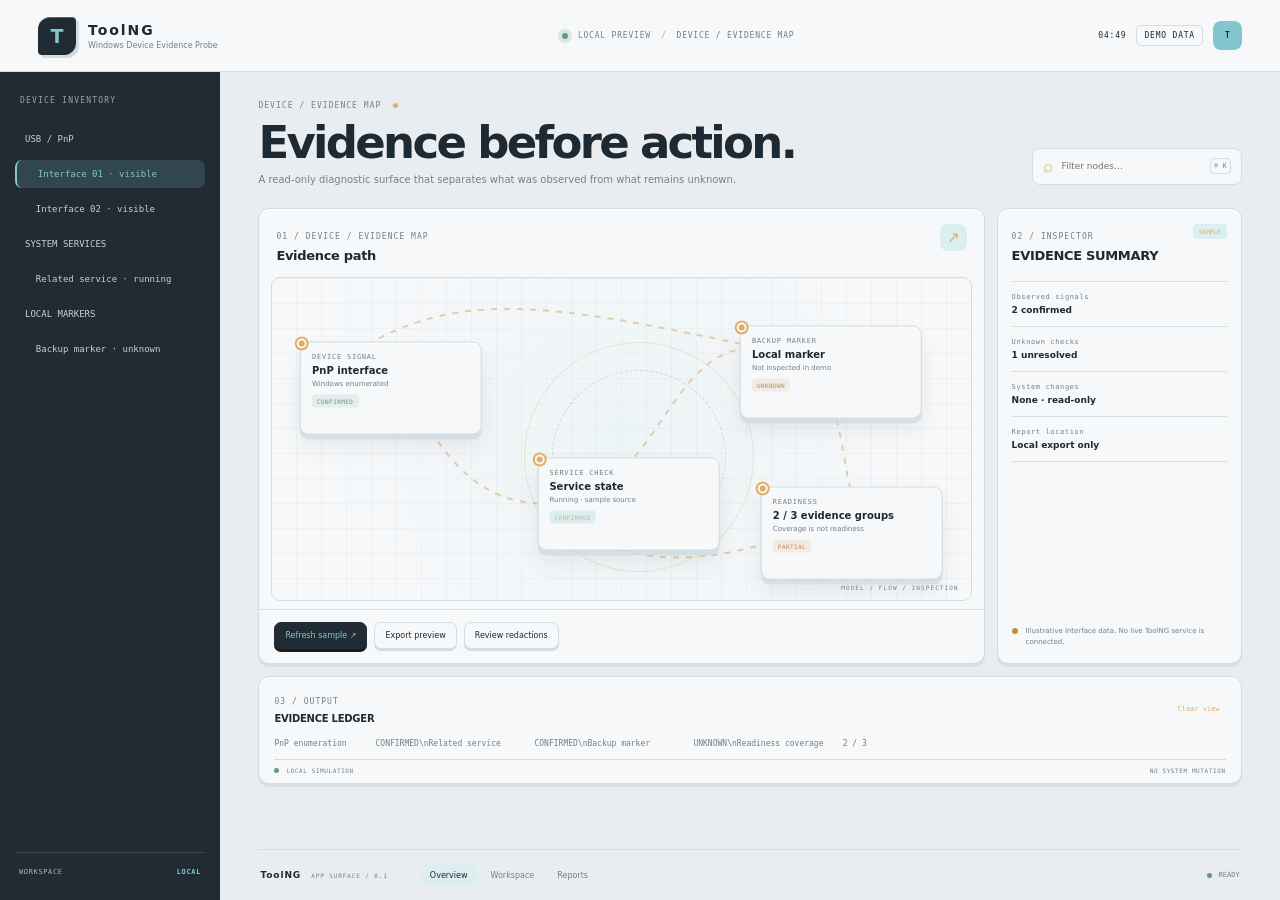
<file: ui/index.html>
<!doctype html>
<html lang="en"><head><meta charset="utf-8"><meta name="viewport" content="width=device-width,initial-scale=1"><meta name="theme-color" content="#202b34"><title>ToolNG — App Surface</title><link rel="stylesheet" href="./styles.css"><script src="./app.js" defer></script></head><body>
<div class="app"><header class="topbar"><a class="brand" href="#"><span class="brand-icon">T</span><span><strong>ToolNG</strong><small>Windows Device Evidence Probe</small></span></a><div class="top-status"><i></i><span>LOCAL PREVIEW</span><b>/</b><span>DEVICE / EVIDENCE MAP</span></div><div class="top-actions"><time id="clock">09:41</time><span class="read-only">DEMO DATA</span><button class="avatar" data-open="about" aria-label="About">T</button></div></header>
<div class="body"><aside class="left-rail"><div class="rail-heading">DEVICE INVENTORY</div><div class="tree-row">USB / PnP</div><div class="tree-row">  Interface 01 · visible</div><div class="tree-row">  Interface 02 · visible</div><div class="tree-row">SYSTEM SERVICES</div><div class="tree-row">  Related service · running</div><div class="tree-row">LOCAL MARKERS</div><div class="tree-row">  Backup marker · unknown</div><div class="rail-foot"><span>WORKSPACE</span><b>LOCAL</b></div></aside>
<main class="main"><div class="page-heading"><div><div class="eyebrow">DEVICE / EVIDENCE MAP <i></i></div><h1>Evidence before action.</h1><p>A read-only diagnostic surface that separates what was observed from what remains unknown.</p></div><label class="search"><span>⌕</span><input id="search" placeholder="Filter nodes…" type="search"><kbd>⌘ K</kbd></label></div>
<div class="work-grid"><section class="flow-panel"><div class="panel-heading"><div><small>01 / DEVICE / EVIDENCE MAP</small><h2>Evidence path</h2></div><span class="panel-mark">↗</span></div>
<div class="map"><svg class="wires" viewBox="0 0 1000 500" preserveAspectRatio="none"><path d="M105 125 C220 125 220 350 390 350 S560 90 705 110 S800 360 850 350" /><path d="M105 125 C260 10 400 40 705 110" /><path d="M390 350 C520 490 700 430 850 350" /></svg><div class="map-orbit"></div><button class="node green" data-node="pnp" style="--x:5%;--y:22%"><span class="node-dot"></span><small>DEVICE SIGNAL</small><strong>PnP interface</strong><em>Windows enumerated</em><b>CONFIRMED</b></button><button class="node blue" data-node="service" style="--x:39%;--y:58%"><span class="node-dot"></span><small>SERVICE CHECK</small><strong>Service state</strong><em>Running · sample source</em><b>CONFIRMED</b></button><button class="node warn" data-node="backup" style="--x:68%;--y:17%"><span class="node-dot"></span><small>BACKUP MARKER</small><strong>Local marker</strong><em>Not inspected in demo</em><b>UNKNOWN</b></button><button class="node warn" data-node="coverage" style="--x:71%;--y:67%"><span class="node-dot"></span><small>READINESS</small><strong>2 / 3 evidence groups</strong><em>Coverage is not readiness</em><b>PARTIAL</b></button><div class="map-caption">MODEL / FLOW / INSPECTION</div></div>
<div class="panel-actions"><button class="action primary" data-action="0">Refresh sample ↗</button><button class="action " data-action="1">Export preview</button><button class="action " data-action="2">Review redactions</button></div></section>
<aside class="inspector"><div class="inspect-head"><small>02 / INSPECTOR</small><h2>EVIDENCE SUMMARY</h2><span class="inspector-badge">SAMPLE</span></div><div class="inspect-content"><div class="inspect-row"><span>Observed signals</span><b>2 confirmed</b></div><div class="inspect-row"><span>Unknown checks</span><b>1 unresolved</b></div><div class="inspect-row"><span>System changes</span><b>None · read-only</b></div><div class="inspect-row"><span>Report location</span><b>Local export only</b></div></div><div class="inspector-note"><i></i><span>Illustrative interface data. No live ToolNG service is connected.</span></div></aside></div>
<section class="bottom-panel"><div class="bottom-head"><div><small>03 / OUTPUT</small><h2>EVIDENCE LEDGER</h2></div><button id="clear-console">Clear view</button></div><pre id="console">PnP enumeration      CONFIRMED\nRelated service       CONFIRMED\nBackup marker         UNKNOWN\nReadiness coverage    2 / 3</pre><div class="bottom-foot"><span><i></i> LOCAL SIMULATION</span><span>NO SYSTEM MUTATION</span></div></section>
<footer class="dock"><span class="dock-brand">ToolNG <small>APP SURFACE / 0.1</small></span><nav><button class="active" data-view="overview">Overview</button><button data-view="workspace">Workspace</button><button data-view="reports">Reports</button></nav><span class="dock-state"><i></i> READY</span></footer></main></div>
<dialog id="modal"><button id="modal-close" class="close">×</button><small class="eyebrow">ToolNG / NODE DETAIL</small><h2 id="modal-title">Node</h2><p id="modal-copy">Preview details</p><div class="modal-warning">DEMO ONLY · NO LIVE DEVICE OR RUNTIME ACCESS</div><button id="modal-ok" class="action primary">Close</button></dialog><div id="toast" class="toast" role="status" aria-live="polite"></div></div></body></html>
</file>
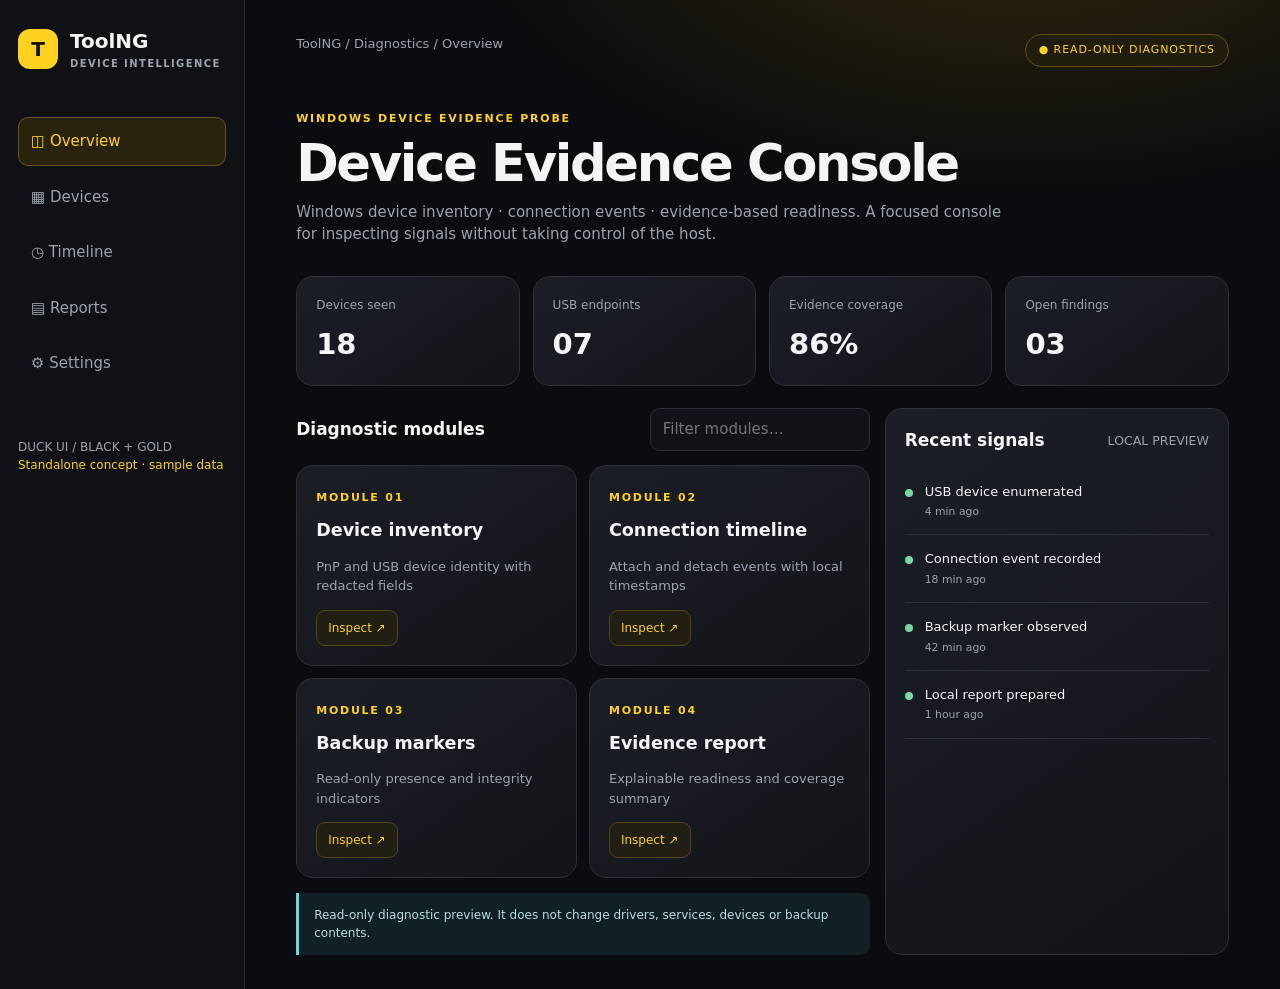
<file: docs/gui/index.html>
<!doctype html><html lang="en"><head><meta charset="utf-8"><meta name="viewport" content="width=device-width,initial-scale=1"><meta name="theme-color" content="#101114"><title>ToolNG — Device Evidence Console</title><style>
:root{color-scheme:dark;--bg:#0b0c0f;--panel:#171a20;--line:#2b3039;--ink:#f4f5f7;--muted:#9ca3ae;--gold:#ffd21f;--cyan:#69d7e6;--green:#79d7a0;font:15px/1.5 Inter,system-ui,sans-serif}*{box-sizing:border-box}body{margin:0;background:radial-gradient(800px 420px at 80% -10%,#30270b,transparent 70%),var(--bg);color:var(--ink)}button,input{font:inherit}.layout{display:grid;grid-template-columns:245px 1fr;min-height:100vh}.side{background:#0f1115;border-right:1px solid var(--line);padding:26px 18px}.brand{display:flex;gap:12px;align-items:center;font-size:20px;font-weight:850}.mark{background:var(--gold);color:#111;border-radius:12px;width:40px;height:40px;display:grid;place-items:center}.nav{display:grid;gap:7px;margin-top:46px}.nav button{background:transparent;border:1px solid transparent;color:var(--muted);text-align:left;padding:12px;border-radius:10px;transition:.2s}.nav button:hover,.nav button.active{background:#28230d;color:var(--gold);border-color:#65551a}.side p{margin-top:50px;color:var(--muted);font-size:12px}.main{padding:34px clamp(18px,4vw,58px);max-width:1500px;width:100%;margin:auto}.top{display:flex;justify-content:space-between;color:var(--muted);font-size:13px}.pill{border:1px solid #625219;color:var(--gold);border-radius:30px;padding:7px 13px;background:#211d0d;font-size:11px;letter-spacing:.08em}.hero{margin:44px 0 30px}.eyebrow,.card small{color:var(--gold);font-size:11px;letter-spacing:.16em;text-transform:uppercase;font-weight:800}h1{font-size:clamp(34px,4vw,52px);line-height:1.05;letter-spacing:-.045em;margin:10px 0}.desc{color:var(--muted);max-width:720px}.stats{display:grid;grid-template-columns:repeat(4,1fr);gap:13px}.stat,.card,.panel{background:linear-gradient(145deg,#1b1e25,#121419);border:1px solid var(--line);border-radius:17px;padding:19px;transition:.22s}.stat:hover,.card:hover{transform:translateY(-3px);border-color:#76651d}.stat span{display:block;color:var(--muted);font-size:12px}.stat b{display:block;font-size:29px;margin-top:9px}.stat b em{font-size:12px;color:var(--gold);font-style:normal}.content{display:grid;grid-template-columns:1.25fr .75fr;gap:15px;margin-top:22px}.head{display:flex;justify-content:space-between;align-items:center;margin:0 0 14px}.head h2{font-size:17px;margin:0}.search{background:#101217;color:white;border:1px solid var(--line);padding:9px 12px;border-radius:10px;width:220px}.cards{display:grid;grid-template-columns:repeat(2,1fr);gap:12px}.card h3{margin:10px 0 4px}.card p{color:var(--muted);font-size:13px;min-height:40px}.card button,.ghost{border:1px solid #51451a;color:var(--gold);background:#211e13;border-radius:9px;padding:8px 11px;font-size:12px}.events{display:grid}.event{padding:14px 0;border-bottom:1px solid var(--line);display:flex;gap:12px;font-size:13px}.event i{width:8px;height:8px;border-radius:50%;background:var(--green);margin-top:7px;flex:none}.event small{display:block;color:var(--muted);margin-top:3px}.notice{margin-top:15px;padding:13px 15px;background:#112025;border-left:3px solid var(--cyan);border-radius:0 10px 10px 0;color:#b9dce1;font-size:12px}.toast{position:fixed;right:22px;bottom:22px;background:var(--gold);color:#111;padding:12px 16px;border-radius:10px;font-weight:800;opacity:0;transform:translateY(8px);transition:.2s}.toast.show{opacity:1;transform:none}@media(max-width:850px){.layout{grid-template-columns:1fr}.side{padding:14px 18px;border-right:0;border-bottom:1px solid var(--line)}.nav{display:flex;overflow:auto;margin-top:12px}.nav button{white-space:nowrap}.side p{display:none}.content{grid-template-columns:1fr}}@media(max-width:560px){.stats{grid-template-columns:repeat(2,1fr)}.cards{grid-template-columns:1fr}.hero{margin-top:28px}.top{gap:8px;align-items:center}.pill{font-size:9px}}@media(prefers-reduced-motion:reduce){*,*::before,*::after{transition:none!important;animation:none!important}}</style></head><body><div class="layout"><aside class="side"><div class="brand"><div class="mark">T</div><div>ToolNG<small style="display:block;color:var(--muted);font-size:10px;letter-spacing:.14em">DEVICE INTELLIGENCE</small></div></div><nav class="nav" aria-label="Primary"><button class="active">◫ Overview</button><button>▦ Devices</button><button>◷ Timeline</button><button>▤ Reports</button><button>⚙ Settings</button></nav><p>DUCK UI / BLACK + GOLD<br><span style="color:var(--gold)">Standalone concept · sample data</span></p></aside><main class="main"><div class="top"><span>ToolNG / Diagnostics / Overview</span><span class="pill">● READ-ONLY DIAGNOSTICS</span></div><header class="hero"><div class="eyebrow">Windows Device Evidence Probe</div><h1>Device Evidence Console</h1><div class="desc">Windows device inventory · connection events · evidence-based readiness. A focused console for inspecting signals without taking control of the host.</div></header><section class="stats"><div class="stat"><span>Devices seen</span><b>18</b></div><div class="stat"><span>USB endpoints</span><b>07</b></div><div class="stat"><span>Evidence coverage</span><b>86%</b></div><div class="stat"><span>Open findings</span><b>03</b></div></section><div class="content"><section><div class="head"><h2>Diagnostic modules</h2><input id="search" class="search" placeholder="Filter modules…" aria-label="Filter modules"></div><div class="cards"><article class="card"><small>MODULE 01</small><h3>Device inventory</h3><p>PnP and USB device identity with redacted fields</p><button data-action="Device inventory">Inspect ↗</button></article><article class="card"><small>MODULE 02</small><h3>Connection timeline</h3><p>Attach and detach events with local timestamps</p><button data-action="Connection timeline">Inspect ↗</button></article><article class="card"><small>MODULE 03</small><h3>Backup markers</h3><p>Read-only presence and integrity indicators</p><button data-action="Backup markers">Inspect ↗</button></article><article class="card"><small>MODULE 04</small><h3>Evidence report</h3><p>Explainable readiness and coverage summary</p><button data-action="Evidence report">Inspect ↗</button></article></div><div class="notice">Read-only diagnostic preview. It does not change drivers, services, devices or backup contents.</div></section><aside class="panel"><div class="head"><h2>Recent signals</h2><small style="color:var(--muted)">LOCAL PREVIEW</small></div><div class="events"><div class="event"><i></i><div>USB device enumerated<small>4 min ago</small></div></div><div class="event"><i></i><div>Connection event recorded<small>18 min ago</small></div></div><div class="event"><i></i><div>Backup marker observed<small>42 min ago</small></div></div><div class="event"><i></i><div>Local report prepared<small>1 hour ago</small></div></div></div></aside></div></main></div><div id="toast" class="toast" role="status" aria-live="polite"></div><script>const t=document.getElementById('toast');let tm;function say(s){t.textContent=s;t.classList.add('show');clearTimeout(tm);tm=setTimeout(()=>t.classList.remove('show'),2100)}document.querySelectorAll('button').forEach(b=>b.addEventListener('click',()=>{if(b.dataset.action)say(b.dataset.action+' · preview only');else{document.querySelectorAll('.nav button').forEach(x=>x.classList.remove('active'));if(b.closest('.nav'))b.classList.add('active');say(b.textContent.trim()+' selected')}}));document.getElementById('search').addEventListener('input',e=>document.querySelectorAll('.card').forEach(c=>c.hidden=!c.innerText.toLowerCase().includes(e.target.value.toLowerCase())));</script></body></html>
</file>
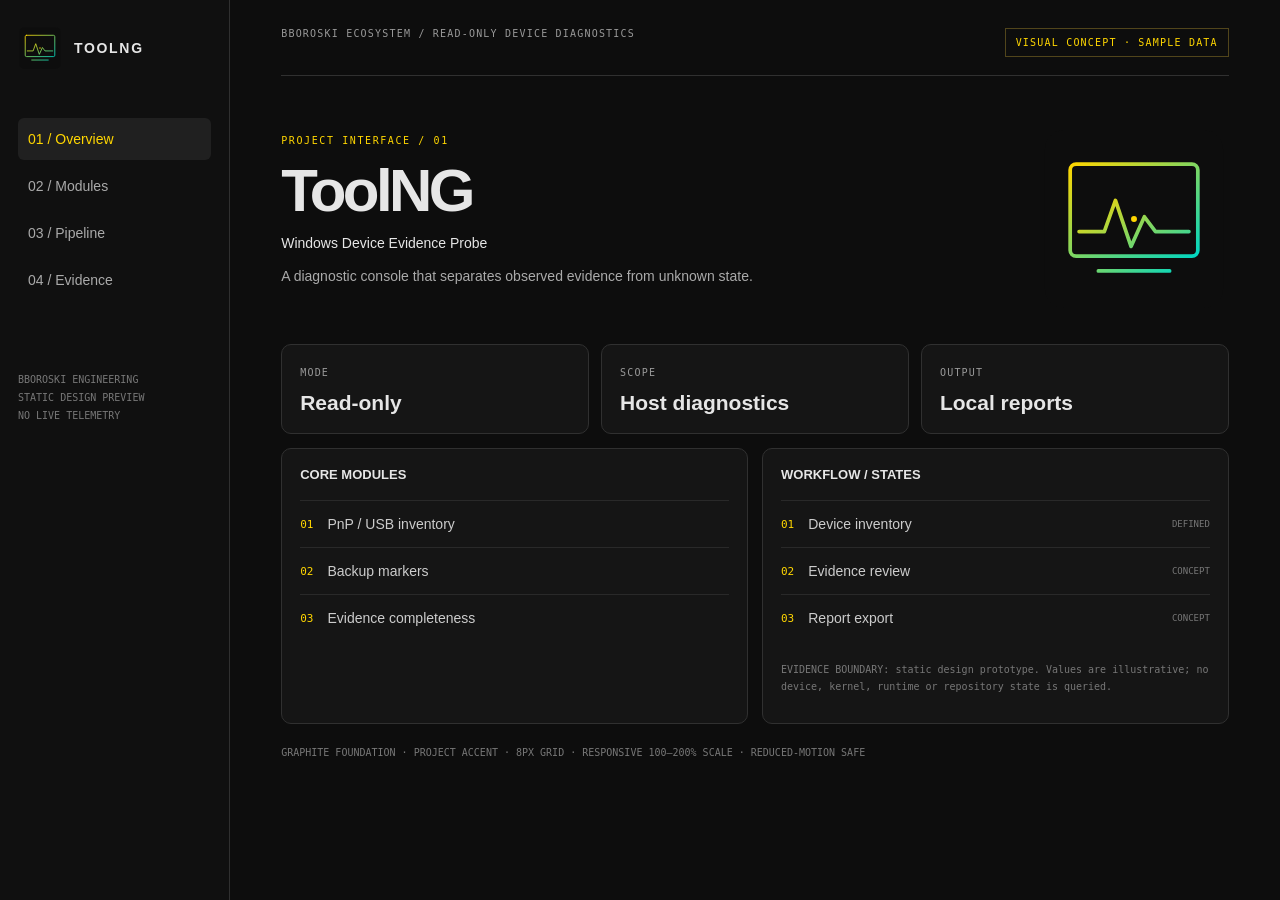
<file: BBOROSKI_VISUAL_SHELL_v2.html>
<!doctype html><html lang="en"><meta charset="utf-8"><meta name="viewport" content="width=device-width,initial-scale=1"><meta name="color-scheme" content="dark"><title>ToolNG — Visual Shell</title><style>:root{--bg:#0d0d0d;--panel:#151515;--edge:#303030;--text:#e6e6e6;--muted:#999;--a:#FFD600;--b:#00D6C2;font-family:Inter,"Segoe UI",sans-serif}*{box-sizing:border-box}body{margin:0;background:var(--bg);color:var(--text);font-size:14px}.layout{display:grid;grid-template-columns:230px 1fr;min-height:100vh}.side{padding:26px 18px;background:#101010;border-right:1px solid var(--edge)}.brand{display:flex;gap:12px;align-items:center;font-weight:800;letter-spacing:.12em}.brand img{width:44px}nav{margin-top:48px}nav a{display:block;padding:13px 10px;margin:5px 0;border-radius:6px;color:#aaa;text-decoration:none}nav a:first-child{color:var(--a);background:#202020}.side footer{margin-top:70px;color:#777;font:10px monospace;line-height:1.8}.main{padding:28px clamp(18px,4vw,54px)}header{display:flex;justify-content:space-between;border-bottom:1px solid var(--edge);padding-bottom:18px}.mono,small,.tag{font:10px "JetBrains Mono",monospace;letter-spacing:.12em;color:var(--muted)}.tag{color:#ffd600;border:1px solid #51451b;padding:8px 10px}.hero{display:flex;justify-content:space-between;align-items:center;padding:48px 0 30px;gap:24px}.hero h1{font-size:clamp(36px,5vw,60px);letter-spacing:-.06em;margin:10px 0}.hero p{max-width:680px;color:#aaa;line-height:1.7}.hero img{width:190px;max-width:28vw}.eyebrow{color:var(--a);font:10px monospace;letter-spacing:.16em}.stats{display:grid;grid-template-columns:repeat(3,1fr);gap:12px}.stats article,.panel{background:var(--panel);border:1px solid var(--edge);border-radius:10px;padding:18px}.stats b{display:block;font-size:21px;margin-top:12px}.cols{display:grid;grid-template-columns:1fr 1fr;gap:14px;margin-top:14px}.panel h2{font-size:13px;margin:0 0 18px}.panel ul{list-style:none;padding:0;margin:0}.panel li{display:flex;gap:14px;align-items:center;padding:15px 0;border-top:1px solid #292929;color:#ccc}.panel li i{font:11px monospace;color:var(--a);font-style:normal}.panel li em{margin-left:auto;color:#777;font:9px monospace;font-style:normal}.note{color:#777;font:10px monospace;line-height:1.7;margin-top:20px}@media(max-width:800px){.layout{grid-template-columns:70px 1fr}.side{padding:20px 8px}.brand span,nav a:not(:first-child){display:none}.cols{grid-template-columns:1fr}}@media(max-width:560px){.layout{display:block}.side{display:none}.hero img{display:none}.stats{grid-template-columns:1fr}.main{padding:18px}header{gap:12px;flex-direction:column}}</style><body><div class="layout"><aside class="side"><div class="brand"><img src="BBOROSKI_GLOBAL_MARK_v2.svg" alt=""><span>TOOLNG</span></div><nav><a href="#overview">01 / Overview</a><a href="#modules">02 / Modules</a><a href="#pipeline">03 / Pipeline</a><a href="#evidence">04 / Evidence</a></nav><footer>BBOROSKI ENGINEERING<br>STATIC DESIGN PREVIEW<br>NO LIVE TELEMETRY</footer></aside><main class="main"><header><span class="mono">BBOROSKI ECOSYSTEM / READ-ONLY DEVICE DIAGNOSTICS</span><span class="tag">VISUAL CONCEPT · SAMPLE DATA</span></header><section class="hero" id="overview"><div><div class="eyebrow">PROJECT INTERFACE / 01</div><h1>ToolNG</h1><div>Windows Device Evidence Probe</div><p>A diagnostic console that separates observed evidence from unknown state.</p></div><img src="BBOROSKI_GLOBAL_MARK_v2.svg" alt="ToolNG visual mark"></section><section class="stats"><article><small>MODE</small><b>Read-only</b></article><article><small>SCOPE</small><b>Host diagnostics</b></article><article><small>OUTPUT</small><b>Local reports</b></article></section><section class="cols"><article class="panel" id="modules"><h2>CORE MODULES</h2><ul><li><i>01</i>PnP / USB inventory</li><li><i>02</i>Backup markers</li><li><i>03</i>Evidence completeness</li></ul></article><article class="panel" id="pipeline"><h2>WORKFLOW / STATES</h2><ul><li><i>01</i>Device inventory<em>DEFINED</em></li><li><i>02</i>Evidence review<em>CONCEPT</em></li><li><i>03</i>Report export<em>CONCEPT</em></li></ul><p class="note" id="evidence">EVIDENCE BOUNDARY: static design prototype. Values are illustrative; no device, kernel, runtime or repository state is queried.</p></article></section><p class="note">GRAPHITE FOUNDATION · PROJECT ACCENT · 8PX GRID · RESPONSIVE 100–200% SCALE · REDUCED-MOTION SAFE</p></main></div></body></html>
</file>
<file: ui/styles.css>
:root{color-scheme:light;--bg:#e9edf0;--surface:#f6f8fa;--panel:#202b34;--panel2:#2a3944;--text:#1d2a33;--muted:#71818c;--line:#d3dce1;--accent:#82c6ce;--accent2:#e4ae62;--accent-soft:#dceff0;--ok:#5e9b84;--warn:#c58d42;--danger:#c66b6c;--dark-text:#edf4f5;--mono:ui-monospace,SFMono-Regular,Consolas,monospace;--sans:Inter,ui-sans-serif,system-ui,-apple-system,"Segoe UI",sans-serif}*{box-sizing:border-box}body{margin:0;min-width:320px;background:var(--bg);font-family:var(--sans);color:var(--text)}button,input{font:inherit}button{cursor:pointer}.app{min-height:100vh}.topbar{height:72px;background:var(--surface);border-bottom:1px solid var(--line);display:flex;align-items:center;justify-content:space-between;padding:0 clamp(15px,3vw,38px);gap:15px;position:sticky;top:0;z-index:4}.brand{display:flex;align-items:center;gap:12px;text-decoration:none;color:var(--text);min-width:220px}.brand-icon{width:38px;height:38px;display:grid;place-items:center;border-radius:12px 4px;background:var(--panel);color:var(--accent);font-weight:850;font-size:19px;box-shadow:3px 3px 0 var(--line),inset 0 1px #fff4}.brand strong,.brand small{display:block}.brand strong{font-size:14px;letter-spacing:.14em}.brand small{font-size:8px;color:var(--muted);margin-top:3px}.top-status,.top-actions{display:flex;align-items:center;gap:10px;color:var(--muted);font:8px var(--mono);letter-spacing:.1em}.top-status i,.dock-state i,.bottom-foot i{width:6px;height:6px;border-radius:50%;background:var(--ok);display:inline-block;box-shadow:0 0 0 4px color-mix(in srgb,var(--ok) 18%,transparent)}.top-status b{color:var(--accent2)}.top-actions{color:var(--text)}.read-only{padding:5px 7px;border:1px solid var(--line);border-radius:5px}.avatar{width:29px;height:29px;border:0;border-radius:8px;background:var(--accent);color:var(--panel);font-weight:800}.body{display:grid;grid-template-columns:220px minmax(0,1fr);min-height:calc(100vh - 72px)}.left-rail{background:var(--panel);color:var(--dark-text);padding:24px 15px;display:flex;flex-direction:column;gap:7px;position:relative}.rail-heading{font:8px var(--mono);letter-spacing:.15em;color:color-mix(in srgb,var(--dark-text) 60%,transparent);margin:0 5px 13px}.tree-row{padding:9px 10px;border-radius:7px;color:color-mix(in srgb,var(--dark-text) 82%,transparent);font:9px var(--mono);white-space:pre}.tree-row:nth-child(3){background:color-mix(in srgb,var(--accent) 17%,transparent);color:var(--accent);border-left:2px solid var(--accent)}.rail-foot{margin-top:auto;border-top:1px solid #ffffff20;padding:15px 4px 0;display:flex;justify-content:space-between;font:7px var(--mono);letter-spacing:.09em;color:#aab8b9}.rail-foot b{color:var(--accent)}.main{min-width:0;padding:29px clamp(17px,3vw,42px) 0;display:flex;flex-direction:column}.page-heading{display:flex;align-items:flex-end;justify-content:space-between;gap:18px;margin-bottom:23px}.eyebrow,.panel-heading small,.inspect-head>small,.bottom-head small{font:8px var(--mono);letter-spacing:.13em;color:var(--muted)}.eyebrow i{display:inline-block;width:5px;height:5px;border-radius:50%;background:var(--accent2);margin-left:6px}.page-heading h1{font-size:clamp(29px,3.6vw,45px);letter-spacing:-.06em;line-height:1.02;margin:10px 0 8px;color:var(--text)}.page-heading p{margin:0;color:var(--muted);font-size:10px}.search{height:37px;width:210px;display:flex;align-items:center;gap:7px;padding:0 10px;border:1px solid var(--line);border-radius:8px;background:var(--surface)}.search>span{font-size:17px;color:var(--accent2)}.search input{min-width:0;flex:1;border:0;outline:0;background:transparent;font-size:9px;color:var(--text)}.search kbd{font:7px var(--mono);color:var(--muted);border:1px solid var(--line);padding:3px;border-radius:4px}.work-grid{display:grid;grid-template-columns:minmax(0,1fr) 245px;gap:12px}.flow-panel,.inspector,.bottom-panel{border:1px solid var(--line);border-radius:11px;background:var(--surface);box-shadow:0 3px 0 color-mix(in srgb,var(--line) 75%,transparent),inset 0 1px #fff}.flow-panel{overflow:hidden}.panel-heading{display:flex;justify-content:space-between;align-items:flex-start;padding:15px 17px 0}.panel-heading h2,.inspect-head h2,.bottom-head h2{font-size:13px;letter-spacing:-.025em;margin:5px 0;color:var(--text)}.panel-mark{width:27px;height:27px;border-radius:8px;display:grid;place-items:center;background:var(--accent-soft);color:var(--accent2)}.map{height:324px;position:relative;overflow:hidden;margin:9px 12px 0;border-radius:9px;background:radial-gradient(circle at 50% 50%,color-mix(in srgb,var(--accent) 8%,transparent),transparent 68%),linear-gradient(0deg,transparent 24px,color-mix(in srgb,var(--line) 42%,transparent) 25px),linear-gradient(90deg,transparent 24px,color-mix(in srgb,var(--line) 42%,transparent) 25px);background-size:auto,25px 25px,25px 25px;border:1px solid var(--line)}.wires{position:absolute;inset:0;width:100%;height:100%;overflow:visible}.wires path{fill:none;stroke:color-mix(in srgb,var(--accent2) 72%,var(--line));stroke-width:2;stroke-dasharray:6 7;vector-effect:non-scaling-stroke;opacity:.7}.map-orbit{position:absolute;width:230px;height:230px;left:36%;top:20%;border:1px solid color-mix(in srgb,var(--accent2) 28%,transparent);border-radius:50%;transform:rotate(-29deg)}.map-orbit:after{content:"";position:absolute;inset:27px;border:1px dashed color-mix(in srgb,var(--accent) 48%,transparent);border-radius:50%}.node{position:absolute;left:var(--x);top:var(--y);transform:translate(-4%,-8%);width:clamp(135px,17vw,182px);min-height:93px;padding:10px 11px;border:1px solid var(--line);border-radius:9px;background:var(--surface);text-align:left;box-shadow:0 5px 0 color-mix(in srgb,var(--line) 80%,transparent),0 12px 23px #1111,inset 0 1px #fff;display:flex;flex-direction:column;gap:4px;transition:transform .2s,box-shadow .2s,border-color .2s}.node:hover{transform:translate(-4%,-12%);border-color:var(--accent2);box-shadow:0 8px 0 color-mix(in srgb,var(--line) 80%,transparent),0 17px 25px #1112}.node:active{transform:translate(-1%,0);box-shadow:inset 0 3px 7px #0002}.node-dot{position:absolute;left:-4px;top:-4px;width:10px;height:10px;border:2px solid var(--surface);border-radius:50%;background:var(--accent2);box-shadow:0 0 0 2px var(--accent2)}.node small{font:7px var(--mono);letter-spacing:.11em;color:var(--muted)}.node strong{font-size:10px;color:var(--text)}.node em{font-style:normal;font-size:7px;color:var(--muted)}.node>b{align-self:flex-start;margin-top:3px;font:6px var(--mono);letter-spacing:.07em;color:var(--ok);background:color-mix(in srgb,var(--ok) 12%,transparent);padding:3px 5px;border-radius:4px}.node.warn>b{color:var(--warn);background:color-mix(in srgb,var(--warn) 12%,transparent)}.node.blue>b{color:var(--accent2);background:var(--accent-soft)}.map-caption{position:absolute;bottom:9px;right:12px;font:6px var(--mono);letter-spacing:.18em;color:var(--muted)}.panel-actions{display:flex;gap:7px;padding:12px 15px 14px;border-top:1px solid var(--line);margin-top:8px}.action{padding:8px 10px;border:1px solid var(--line);border-radius:7px;background:var(--surface);color:var(--text);font-size:8px;box-shadow:0 2px 0 var(--line);transition:transform .15s,box-shadow .15s}.action:hover{transform:translateY(-2px)}.action:active{transform:translateY(2px);box-shadow:inset 0 2px 5px #0002}.action.primary{background:var(--panel);color:var(--accent);border-color:var(--panel);box-shadow:0 3px 0 color-mix(in srgb,var(--panel) 65%,#000)}.inspector{padding:15px 14px;display:flex;flex-direction:column}.inspect-head{position:relative;padding-bottom:13px;border-bottom:1px solid var(--line)}.inspector-badge{position:absolute;right:0;top:0;padding:4px 6px;border-radius:4px;background:var(--accent-soft);color:var(--accent2);font:6px var(--mono)}.inspect-content{display:grid}.inspect-row{padding:11px 0;border-bottom:1px solid var(--line);display:grid;gap:4px}.inspect-row span{font:7px var(--mono);letter-spacing:.09em;color:var(--muted)}.inspect-row b{font-size:9px;font-weight:650;color:var(--text)}.inspector-note{display:flex;gap:8px;align-items:flex-start;margin-top:auto;padding-top:15px;color:var(--muted);font-size:7px;line-height:1.6}.inspector-note i{width:6px;height:6px;flex:0 0 6px;border-radius:50%;background:var(--warn);margin-top:2px}.bottom-panel{margin-top:12px;padding:12px 15px 9px}.bottom-head{display:flex;justify-content:space-between;align-items:center}.bottom-head h2{font-size:10px}.bottom-head button{border:0;background:transparent;color:var(--accent2);font:7px var(--mono)}pre{white-space:pre-wrap;font:8px/1.8 var(--mono);color:var(--muted);margin:8px 0}.bottom-foot{display:flex;justify-content:space-between;padding-top:7px;border-top:1px solid var(--line);font:6px var(--mono);letter-spacing:.1em;color:var(--muted)}.bottom-foot span:first-child{display:flex;align-items:center;gap:7px}.bottom-foot i{width:5px;height:5px;box-shadow:none}.dock{height:51px;display:flex;align-items:center;gap:15px;margin-top:auto;padding:0 2px;border-top:1px solid var(--line)}.dock-brand{font-size:9px;font-weight:800;letter-spacing:.1em}.dock-brand small{font:6px var(--mono);color:var(--muted);margin-left:6px}.dock nav{display:flex;gap:5px;margin-left:18px}.dock nav button{border:0;border-radius:6px;padding:6px 9px;background:transparent;color:var(--muted);font-size:8px}.dock nav button.active,.dock nav button:hover{background:var(--accent-soft);color:var(--text)}.dock-state{margin-left:auto;display:flex;align-items:center;gap:7px;color:var(--muted);font:7px var(--mono)}.dock-state i{width:5px;height:5px;box-shadow:none}dialog{width:min(380px,calc(100vw - 30px));padding:24px;border:1px solid var(--line);border-radius:14px;background:var(--surface);color:var(--text);box-shadow:0 25px 80px #0004}dialog::backdrop{background:#111a20aa;backdrop-filter:blur(5px)}.close{position:absolute;right:12px;top:12px;border:1px solid var(--line);border-radius:7px;background:transparent;color:var(--muted);font-size:20px}.modal-warning{margin:17px 0;padding:10px;border-radius:7px;background:var(--accent-soft);color:var(--text);font:7px var(--mono)}dialog h2{font-size:22px;margin:9px 0}dialog p{font-size:10px;line-height:1.7;color:var(--muted)}dialog .action{width:100%}.toast{position:fixed;bottom:62px;left:50%;transform:translate(-50%,12px);opacity:0;pointer-events:none;z-index:8;padding:10px 13px;border-radius:8px;background:var(--panel);color:var(--dark-text);font-size:9px;box-shadow:0 9px 28px #0003;transition:.2s}.toast.show{opacity:1;transform:translate(-50%,0)}[hidden]{display:none!important}@media(max-width:980px){.body{grid-template-columns:174px minmax(0,1fr)}.work-grid{grid-template-columns:minmax(0,1fr) 205px}.node{width:140px}.map{height:300px}}@media(max-width:720px){.topbar{height:auto;min-height:64px;flex-wrap:wrap;padding:10px 14px}.brand{min-width:0}.top-status{display:none}.body{display:block}.left-rail{display:none}.main{padding:20px 13px 0}.page-heading{align-items:flex-start;flex-direction:column}.search{width:100%}.work-grid{grid-template-columns:1fr}.map{height:315px}.node{width:clamp(120px,37vw,165px)}.inspector{display:grid;grid-template-columns:1fr 1fr;gap:8px}.inspect-head{grid-column:1/-1}.inspector-note{margin:0;align-self:end}.dock{flex-wrap:wrap;height:auto;min-height:50px;padding:8px 0}.dock nav{margin-left:auto}.dock-state{display:none}}@media(prefers-reduced-motion:reduce){*{scroll-behavior:auto!important;animation-duration:.01ms!important;transition-duration:.01ms!important}}
</file>
